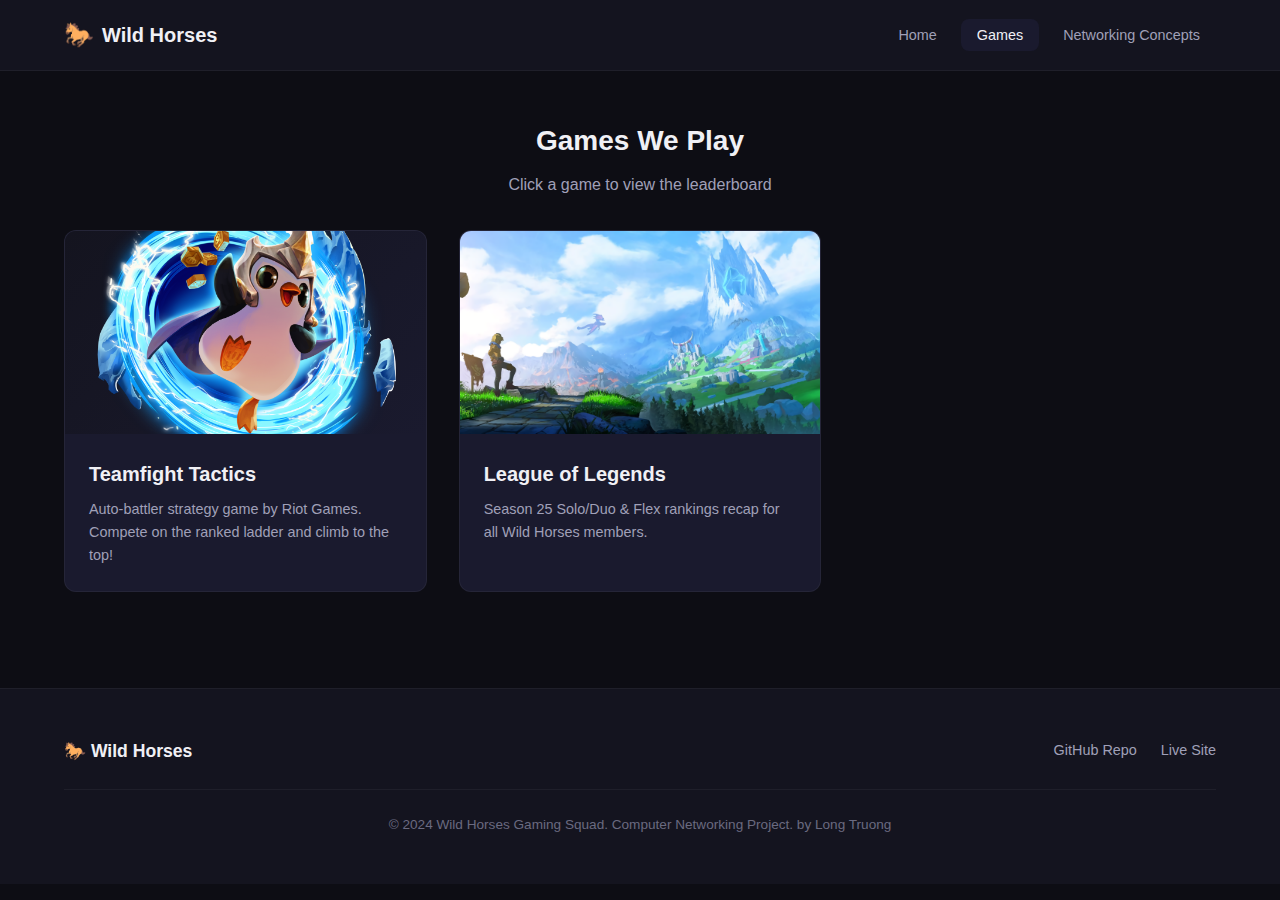
<file: games.html>
<!DOCTYPE html>
<html lang="en">
<head>
  <meta charset="UTF-8">
  <meta name="viewport" content="width=device-width, initial-scale=1.0">
  <meta name="description" content="Wild Horses - Games We Play">
  <title>Games | Wild Horses</title>
  <link rel="stylesheet" href="styles/main.css">
</head>
<body data-page="games">
  <!-- Navigation -->
  <nav class="navbar">
    <div class="container nav-content">
      <a href="index.html" class="nav-logo">
        <span class="logo-icon">🐎</span>
        <span>Wild Horses</span>
      </a>
      <button class="nav-toggle" aria-label="Toggle navigation" onclick="document.querySelector('.nav-links').classList.toggle('active')">☰</button>
      <ul class="nav-links">
        <li><a href="index.html">Home</a></li>
        <li><a href="games.html" class="active">Games</a></li>
        <li><a href="networking.html">Networking Concepts</a></li>
      </ul>
    </div>
  </nav>

  <!-- Page Content -->
  <section class="section">
    <div class="container">
      <div class="section-header">
        <h1 class="section-title">Games We Play</h1>
        <p class="section-subtitle">Click a game to view the leaderboard</p>
      </div>

      <div class="games-grid">
        <!-- TFT Card -->
        <a href="tft.html" class="game-card">
          <div class="game-image">
            <img src="assets/tft.png" alt="Teamfight Tactics">
          </div>
          <div class="game-info">
            <h2 class="game-title">Teamfight Tactics</h2>
            <p class="game-desc">Auto-battler strategy game by Riot Games. Compete on the ranked ladder and climb to the top!</p>
          </div>
        </a>

        <!-- LoL Card -->
        <a href="lol.html" class="game-card">
          <div class="game-image">
            <img src="assets/lol.png" alt="League of Legends">
          </div>
          <div class="game-info">
            <h2 class="game-title">League of Legends</h2>
            <p class="game-desc">Season 25 Solo/Duo & Flex rankings recap for all Wild Horses members.</p>
          </div>
        </a>
      </div>
    </div>
  </section>

  <!-- Footer -->
  <footer class="footer">
    <div class="container">
      <div class="footer-content">
        <div class="footer-brand">🐎 Wild Horses</div>
        <div class="footer-links">
          <a href="#" target="_blank">GitHub Repo</a>
          <a href="#" target="_blank">Live Site</a>
        </div>
      </div>
      <p class="footer-copy">© 2024 Wild Horses Gaming Squad. Computer Networking Project. by Long Truong</p>
    </div>
  </footer>

  <script src="scripts/data.js"></script>
  <script src="scripts/main.js"></script>
</body>
</html>
</file>
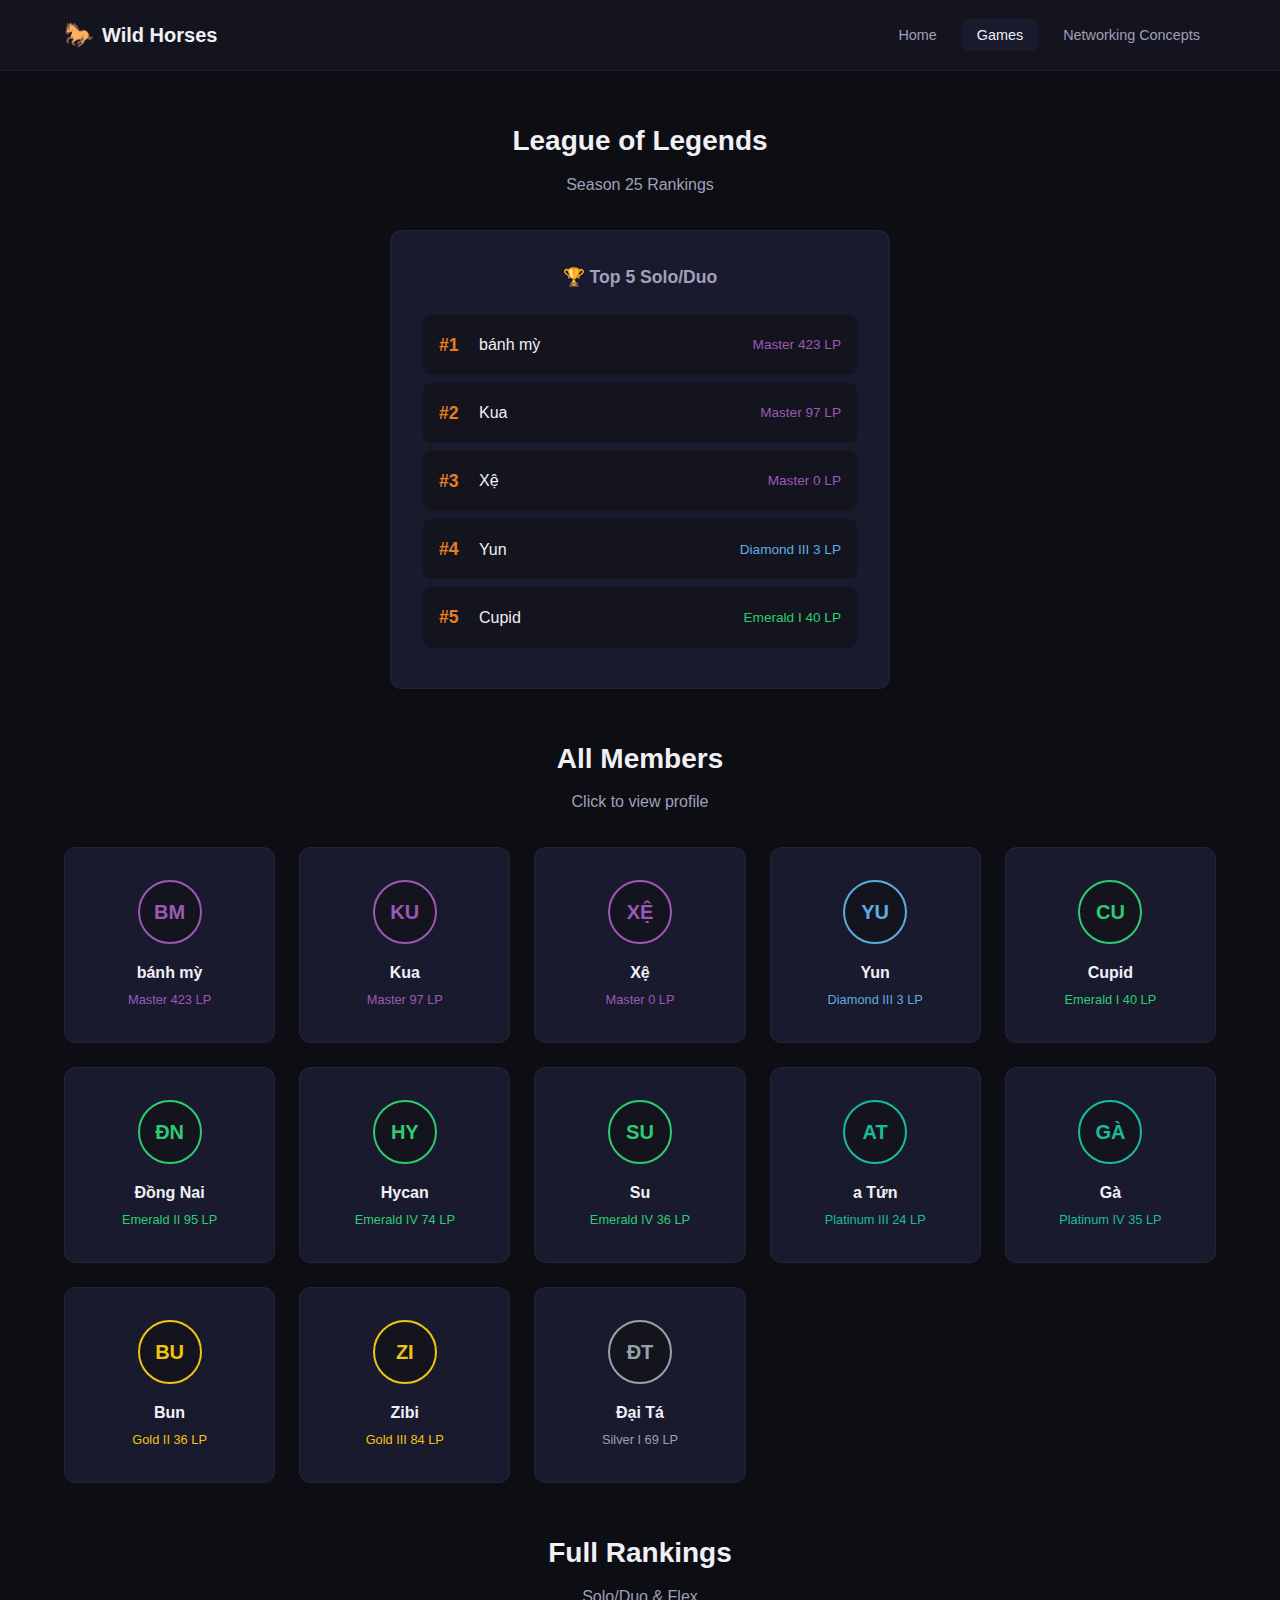
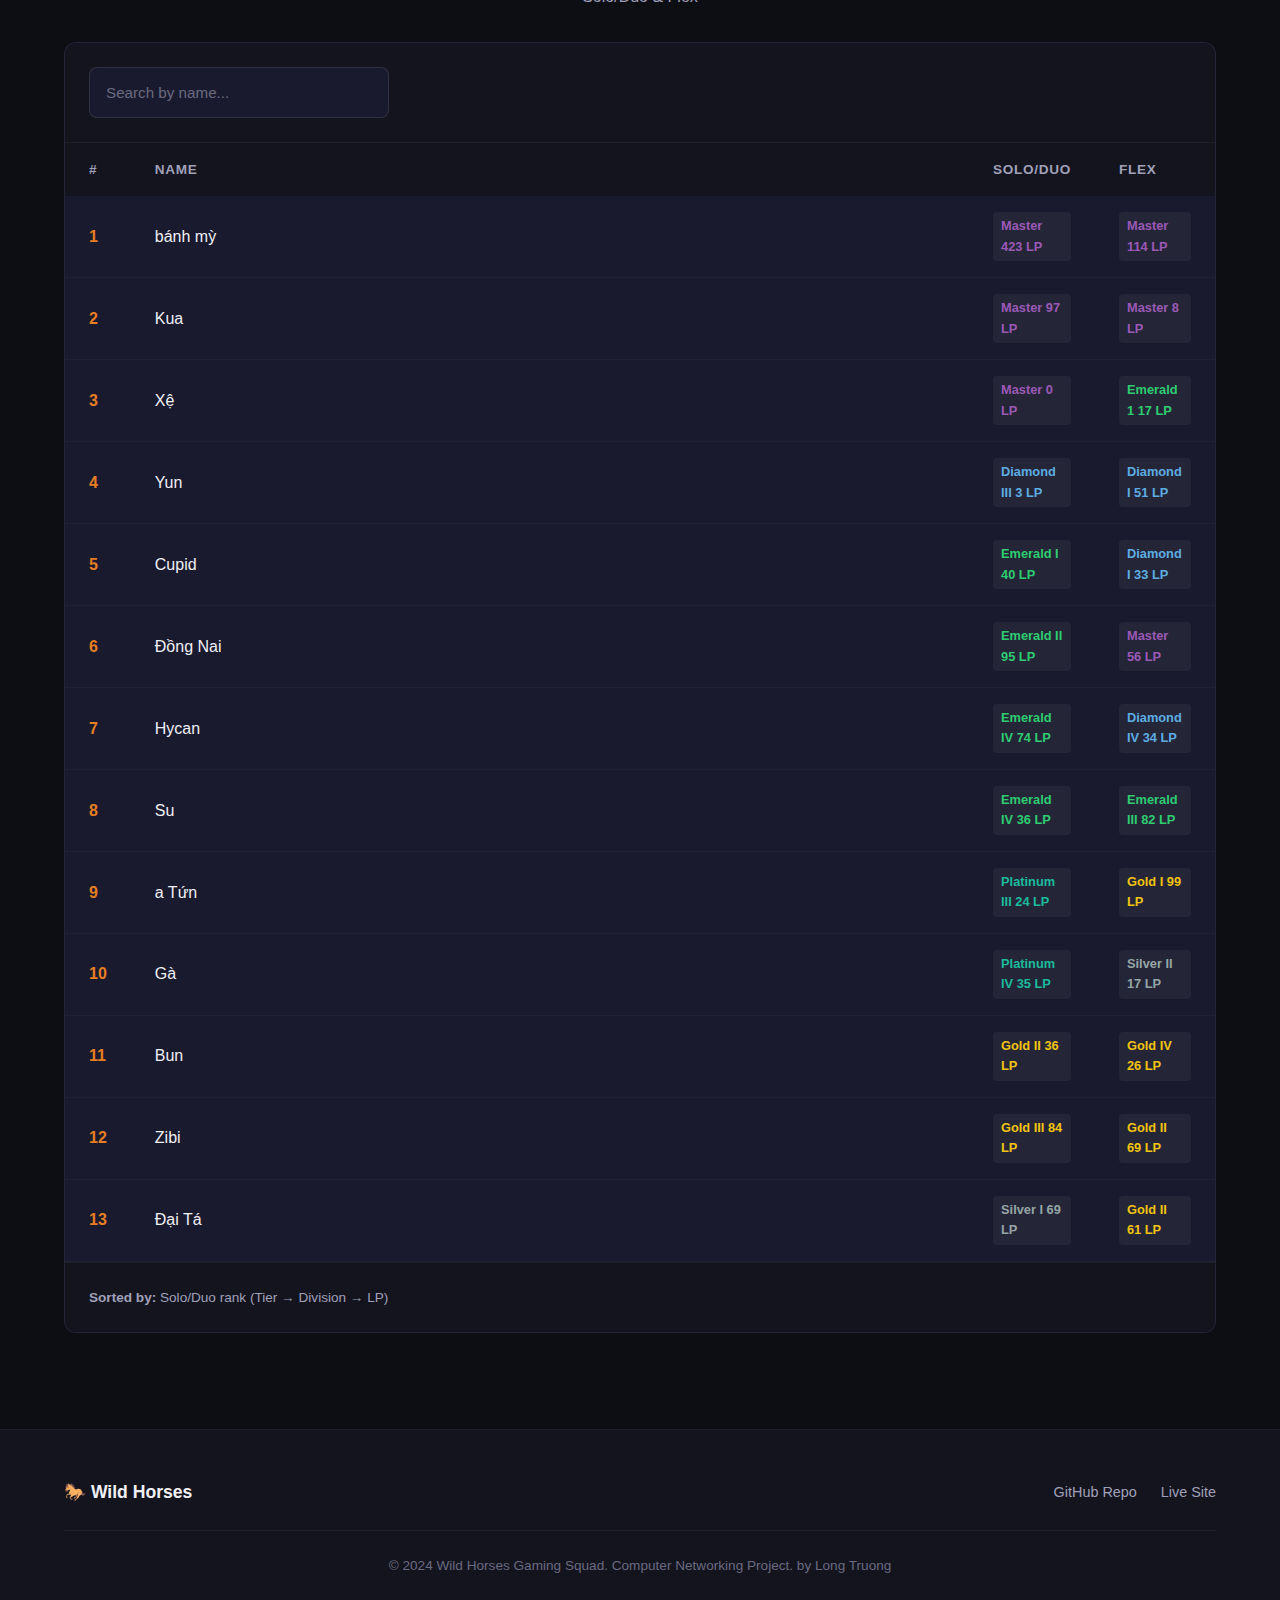
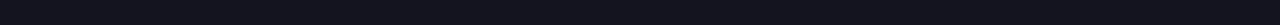
<file: lol.html>
<!DOCTYPE html>
<html lang="en">
<head>
  <meta charset="UTF-8">
  <meta name="viewport" content="width=device-width, initial-scale=1.0">
  <meta name="description" content="Wild Horses - League of Legends Season 25 Rankings">
  <title>LoL Season 25 | Wild Horses</title>
  <link rel="stylesheet" href="styles/main.css">
</head>
<body data-page="lol">
  <!-- Navigation -->
  <nav class="navbar">
    <div class="container nav-content">
      <a href="index.html" class="nav-logo">
        <span class="logo-icon">🐎</span>
        <span>Wild Horses</span>
      </a>
      <button class="nav-toggle" aria-label="Toggle navigation" onclick="document.querySelector('.nav-links').classList.toggle('active')">☰</button>
      <ul class="nav-links">
        <li><a href="index.html">Home</a></li>
        <li><a href="games.html" class="active">Games</a></li>
        <li><a href="networking.html">Networking Concepts</a></li>
      </ul>
    </div>
  </nav>

  <!-- Page Content -->
  <section class="section">
    <div class="container">
      <div class="section-header">
        <h1 class="section-title">League of Legends</h1>
        <p class="section-subtitle">Season 25 Rankings</p>
      </div>

      <!-- Top 5 Snapshot -->
      <div class="top5-card">
        <h3>🏆 Top 5 Solo/Duo</h3>
        <ul class="top5-list" id="top5-lol-list"></ul>
      </div>

      <!-- Members Grid -->
      <div class="section-header" style="margin-top: var(--space-2xl);">
        <h2 class="section-title">All Members</h2>
        <p class="section-subtitle">Click to view profile</p>
      </div>
      <div class="members-grid" id="lol-members-grid"></div>

      <!-- Full Leaderboard Table -->
      <div class="section-header" style="margin-top: var(--space-2xl);">
        <h2 class="section-title">Full Rankings</h2>
        <p class="section-subtitle">Solo/Duo & Flex</p>
      </div>

      <div class="leaderboard-container">
        <div class="leaderboard-header">
          <div class="search-box">
            <input type="text" id="search-input" placeholder="Search by name..." aria-label="Search players">
          </div>
        </div>
        
        <table class="leaderboard-table">
          <thead>
            <tr>
              <th class="col-rank">#</th>
              <th class="col-name">Name</th>
              <th class="col-tier">Solo/Duo</th>
              <th class="col-tier">Flex</th>
            </tr>
          </thead>
          <tbody id="lol-leaderboard-body"></tbody>
        </table>

        <div class="leaderboard-legend">
          <p><strong>Sorted by:</strong> Solo/Duo rank (Tier → Division → LP)</p>
        </div>
      </div>
    </div>
  </section>

  <!-- Footer -->
  <footer class="footer">
    <div class="container">
      <div class="footer-content">
        <div class="footer-brand">🐎 Wild Horses</div>
        <div class="footer-links">
          <a href="#" target="_blank">GitHub Repo</a>
          <a href="#" target="_blank">Live Site</a>
        </div>
      </div>
      <p class="footer-copy">© 2024 Wild Horses Gaming Squad. Computer Networking Project. by Long Truong</p>
    </div>
  </footer>

  <script src="scripts/data.js"></script>
  <script src="scripts/main.js"></script>
</body>
</html>
</file>
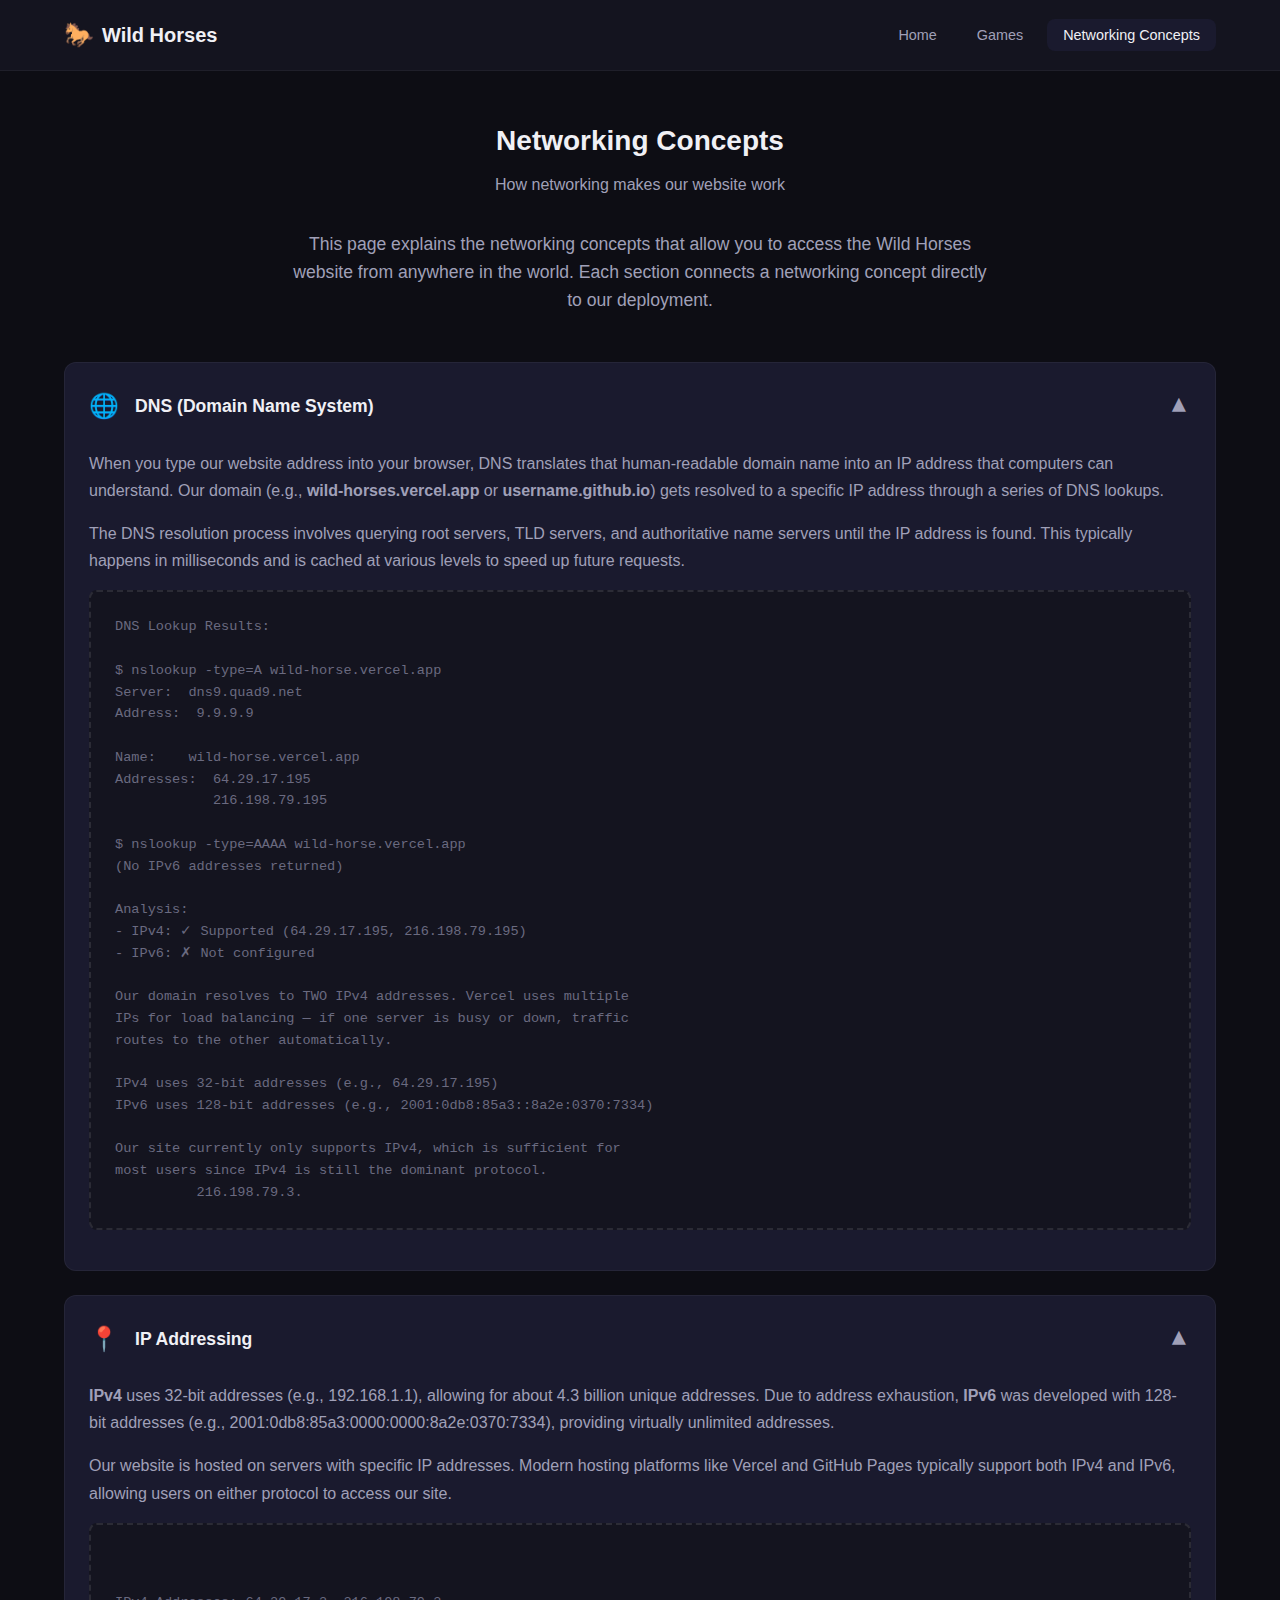
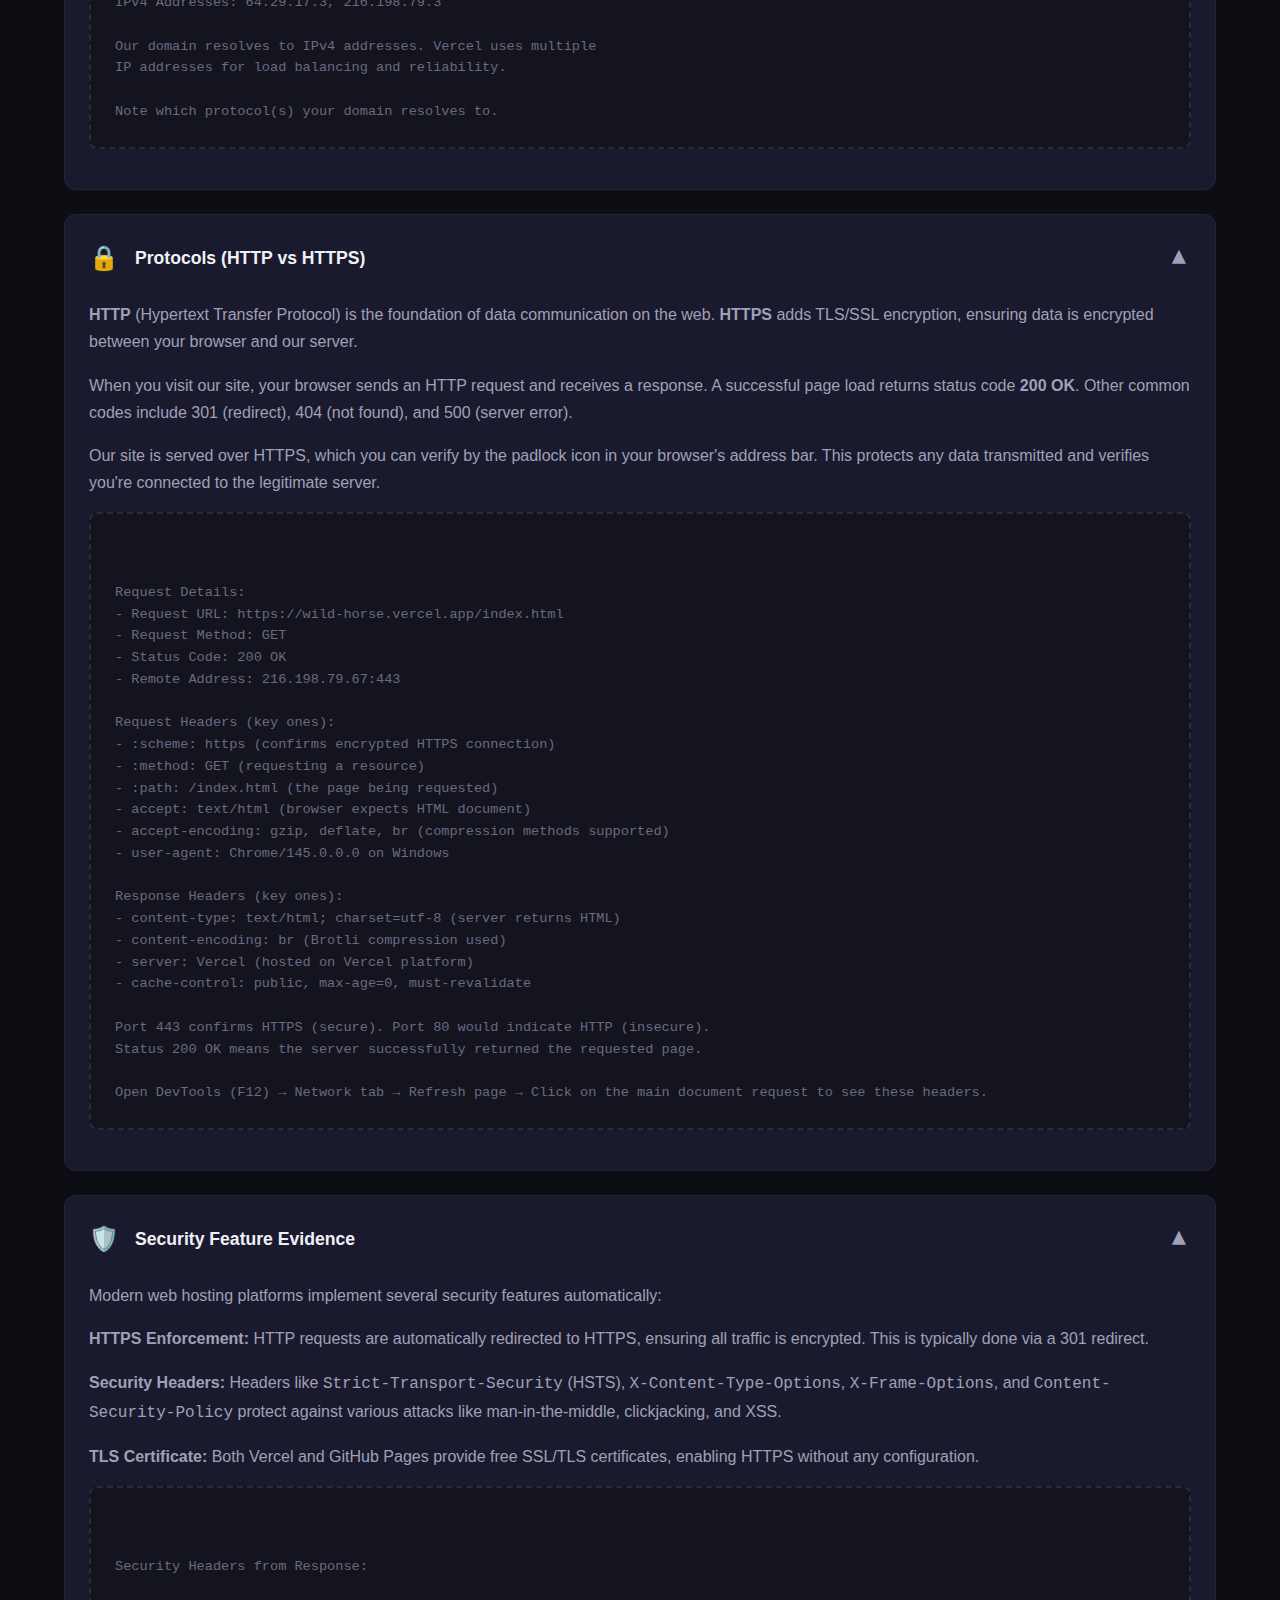
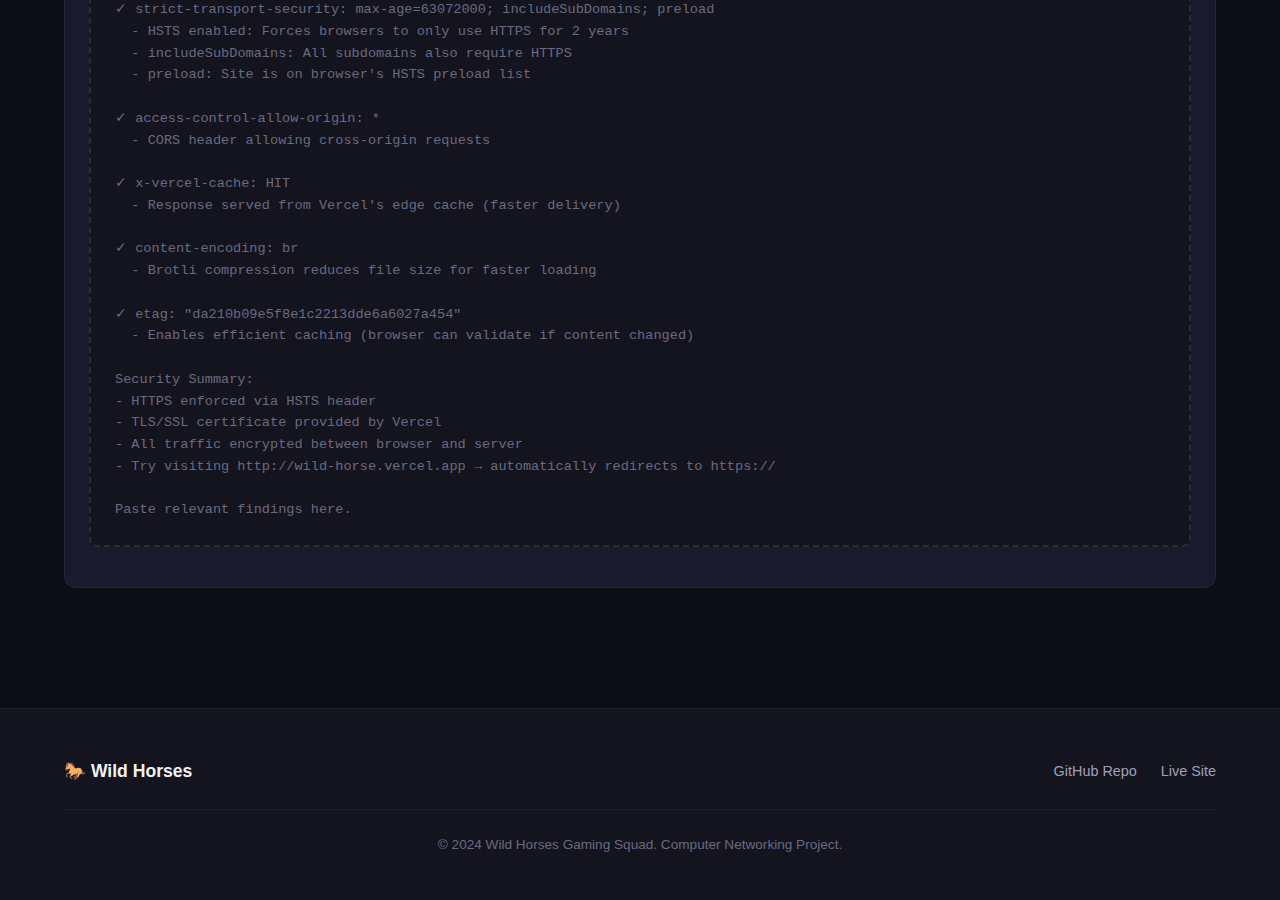
<file: networking.html>
<!DOCTYPE html>
<html lang="en">
<head>
  <meta charset="UTF-8">
  <meta name="viewport" content="width=device-width, initial-scale=1.0">
  <meta name="description" content="Wild Horses - Networking Concepts Explained">
  <title>Networking Concepts | Wild Horses</title>
  <link rel="stylesheet" href="styles/main.css">
</head>
<body data-page="networking">
  <!-- Navigation -->
  <nav class="navbar">
    <div class="container nav-content">
      <a href="index.html" class="nav-logo">
        <span class="logo-icon">🐎</span>
        <span>Wild Horses</span>
      </a>
      <button class="nav-toggle" aria-label="Toggle navigation" onclick="document.querySelector('.nav-links').classList.toggle('active')">☰</button>
      <ul class="nav-links">
        <li><a href="index.html">Home</a></li>
        <li><a href="games.html">Games</a></li>
        <li><a href="networking.html" class="active">Networking Concepts</a></li>
      </ul>
    </div>
  </nav>

  <!-- Page Content -->
  <section class="section">
    <div class="container">
      <div class="section-header">
        <h1 class="section-title">Networking Concepts</h1>
        <p class="section-subtitle">How networking makes our website work</p>
      </div>

      <div class="networking-intro">
        <p>This page explains the networking concepts that allow you to access the Wild Horses website from anywhere in the world. Each section connects a networking concept directly to our deployment.</p>
      </div>

      <!-- DNS Section -->
      <div class="concept-section expanded">
        <div class="concept-header" tabindex="0" role="button" aria-expanded="true">
          <h3><span class="concept-icon">🌐</span> DNS (Domain Name System)</h3>
          <span class="concept-toggle">▼</span>
        </div>
        <div class="concept-content">
          <p>When you type our website address into your browser, DNS translates that human-readable domain name into an IP address that computers can understand. Our domain (e.g., <strong>wild-horses.vercel.app</strong> or <strong>username.github.io</strong>) gets resolved to a specific IP address through a series of DNS lookups.</p>
          
          <p>The DNS resolution process involves querying root servers, TLD servers, and authoritative name servers until the IP address is found. This typically happens in milliseconds and is cached at various levels to speed up future requests.</p>

          <div class="placeholder-box">DNS Lookup Results:

$ nslookup -type=A wild-horse.vercel.app
Server:  dns9.quad9.net
Address:  9.9.9.9

Name:    wild-horse.vercel.app
Addresses:  64.29.17.195
            216.198.79.195

$ nslookup -type=AAAA wild-horse.vercel.app
(No IPv6 addresses returned)

Analysis:
- IPv4: ✓ Supported (64.29.17.195, 216.198.79.195)
- IPv6: ✗ Not configured

Our domain resolves to TWO IPv4 addresses. Vercel uses multiple 
IPs for load balancing — if one server is busy or down, traffic 
routes to the other automatically.

IPv4 uses 32-bit addresses (e.g., 64.29.17.195)
IPv6 uses 128-bit addresses (e.g., 2001:0db8:85a3::8a2e:0370:7334)

Our site currently only supports IPv4, which is sufficient for 
most users since IPv4 is still the dominant protocol.
          216.198.79.3.</div>
        </div>
      </div>

      <!-- IP Addressing Section -->
      <div class="concept-section expanded">
        <div class="concept-header" tabindex="0" role="button" aria-expanded="true">
          <h3><span class="concept-icon">📍</span> IP Addressing</h3>
          <span class="concept-toggle">▼</span>
        </div>
        <div class="concept-content">
          <p><strong>IPv4</strong> uses 32-bit addresses (e.g., 192.168.1.1), allowing for about 4.3 billion unique addresses. Due to address exhaustion, <strong>IPv6</strong> was developed with 128-bit addresses (e.g., 2001:0db8:85a3:0000:0000:8a2e:0370:7334), providing virtually unlimited addresses.</p>
          
          <p>Our website is hosted on servers with specific IP addresses. Modern hosting platforms like Vercel and GitHub Pages typically support both IPv4 and IPv6, allowing users on either protocol to access our site.</p>

          <div class="placeholder-box">

IPv4 Addresses: 64.29.17.3, 216.198.79.3

Our domain resolves to IPv4 addresses. Vercel uses multiple 
IP addresses for load balancing and reliability.

Note which protocol(s) your domain resolves to.</div>
        </div>
      </div>

      <!-- Protocols Section -->
      <div class="concept-section expanded">
        <div class="concept-header" tabindex="0" role="button" aria-expanded="true">
          <h3><span class="concept-icon">🔒</span> Protocols (HTTP vs HTTPS)</h3>
          <span class="concept-toggle">▼</span>
        </div>
        <div class="concept-content">
          <p><strong>HTTP</strong> (Hypertext Transfer Protocol) is the foundation of data communication on the web. <strong>HTTPS</strong> adds TLS/SSL encryption, ensuring data is encrypted between your browser and our server.</p>
          
          <p>When you visit our site, your browser sends an HTTP request and receives a response. A successful page load returns status code <strong>200 OK</strong>. Other common codes include 301 (redirect), 404 (not found), and 500 (server error).</p>

          <p>Our site is served over HTTPS, which you can verify by the padlock icon in your browser's address bar. This protects any data transmitted and verifies you're connected to the legitimate server.</p>

          <div class="placeholder-box">

Request Details:
- Request URL: https://wild-horse.vercel.app/index.html
- Request Method: GET
- Status Code: 200 OK
- Remote Address: 216.198.79.67:443

Request Headers (key ones):
- :scheme: https (confirms encrypted HTTPS connection)
- :method: GET (requesting a resource)
- :path: /index.html (the page being requested)
- accept: text/html (browser expects HTML document)
- accept-encoding: gzip, deflate, br (compression methods supported)
- user-agent: Chrome/145.0.0.0 on Windows

Response Headers (key ones):
- content-type: text/html; charset=utf-8 (server returns HTML)
- content-encoding: br (Brotli compression used)
- server: Vercel (hosted on Vercel platform)
- cache-control: public, max-age=0, must-revalidate

Port 443 confirms HTTPS (secure). Port 80 would indicate HTTP (insecure).
Status 200 OK means the server successfully returned the requested page.

Open DevTools (F12) → Network tab → Refresh page → Click on the main document request to see these headers.</div>
        </div>
      </div>

      <!-- Security Section -->
      <div class="concept-section expanded">
        <div class="concept-header" tabindex="0" role="button" aria-expanded="true">
          <h3><span class="concept-icon">🛡️</span> Security Feature Evidence</h3>
          <span class="concept-toggle">▼</span>
        </div>
        <div class="concept-content">
          <p>Modern web hosting platforms implement several security features automatically:</p>
          
          <p><strong>HTTPS Enforcement:</strong> HTTP requests are automatically redirected to HTTPS, ensuring all traffic is encrypted. This is typically done via a 301 redirect.</p>
          
          <p><strong>Security Headers:</strong> Headers like <code>Strict-Transport-Security</code> (HSTS), <code>X-Content-Type-Options</code>, <code>X-Frame-Options</code>, and <code>Content-Security-Policy</code> protect against various attacks like man-in-the-middle, clickjacking, and XSS.</p>
          
          <p><strong>TLS Certificate:</strong> Both Vercel and GitHub Pages provide free SSL/TLS certificates, enabling HTTPS without any configuration.</p>

          <div class="placeholder-box">

Security Headers from Response:

✓ strict-transport-security: max-age=63072000; includeSubDomains; preload
  - HSTS enabled: Forces browsers to only use HTTPS for 2 years
  - includeSubDomains: All subdomains also require HTTPS
  - preload: Site is on browser's HSTS preload list

✓ access-control-allow-origin: *
  - CORS header allowing cross-origin requests

✓ x-vercel-cache: HIT
  - Response served from Vercel's edge cache (faster delivery)

✓ content-encoding: br
  - Brotli compression reduces file size for faster loading

✓ etag: "da210b09e5f8e1c2213dde6a6027a454"
  - Enables efficient caching (browser can validate if content changed)

Security Summary:
- HTTPS enforced via HSTS header
- TLS/SSL certificate provided by Vercel
- All traffic encrypted between browser and server
- Try visiting http://wild-horse.vercel.app → automatically redirects to https://

Paste relevant findings here.</div>
        </div>
      </div>

    </div>
  </section>

  <!-- Footer -->
  <footer class="footer">
    <div class="container">
      <div class="footer-content">
        <div class="footer-brand">🐎 Wild Horses</div>
        <div class="footer-links">
          <a href="#" target="_blank">GitHub Repo</a>
          <a href="#" target="_blank">Live Site</a>
        </div>
      </div>
      <p class="footer-copy">© 2024 Wild Horses Gaming Squad. Computer Networking Project.</p>
    </div>
  </footer>

  <script src="scripts/data.js"></script>
  <script src="scripts/main.js"></script>
</body>
</html>
</file>
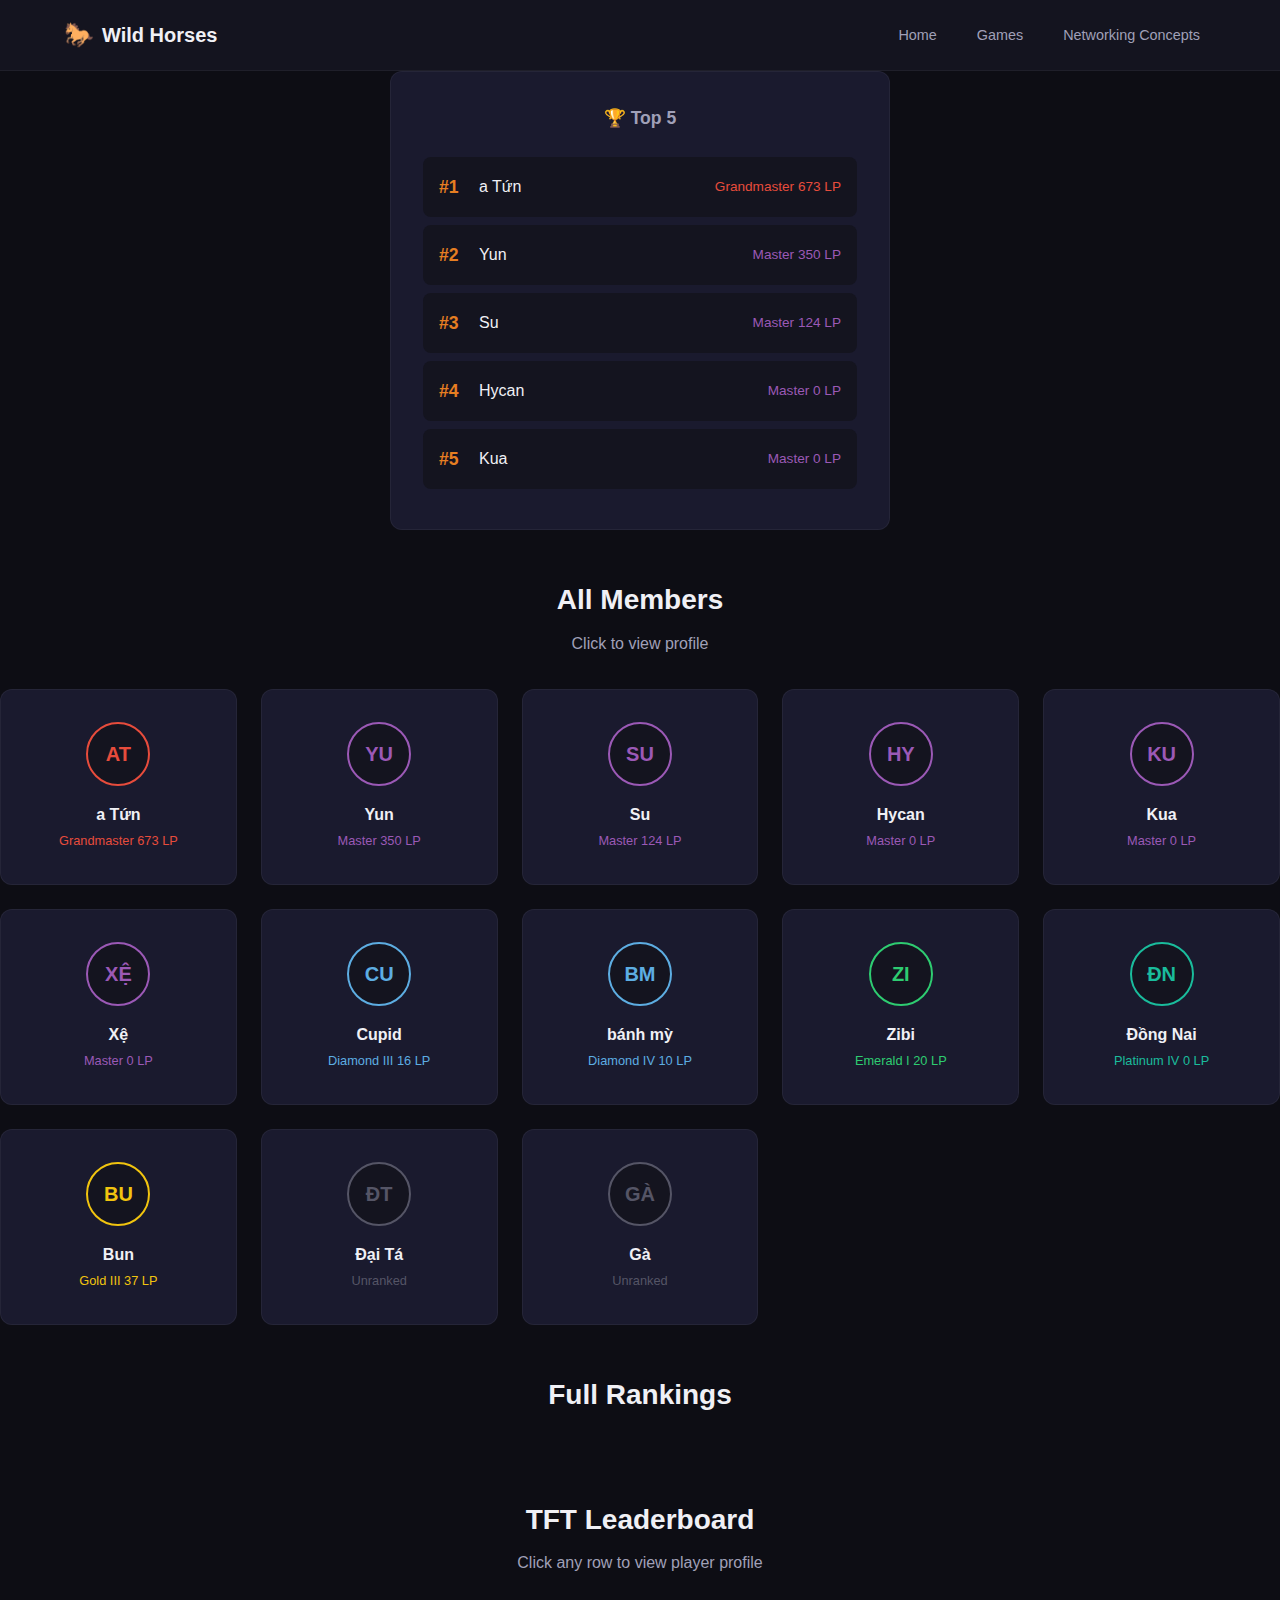
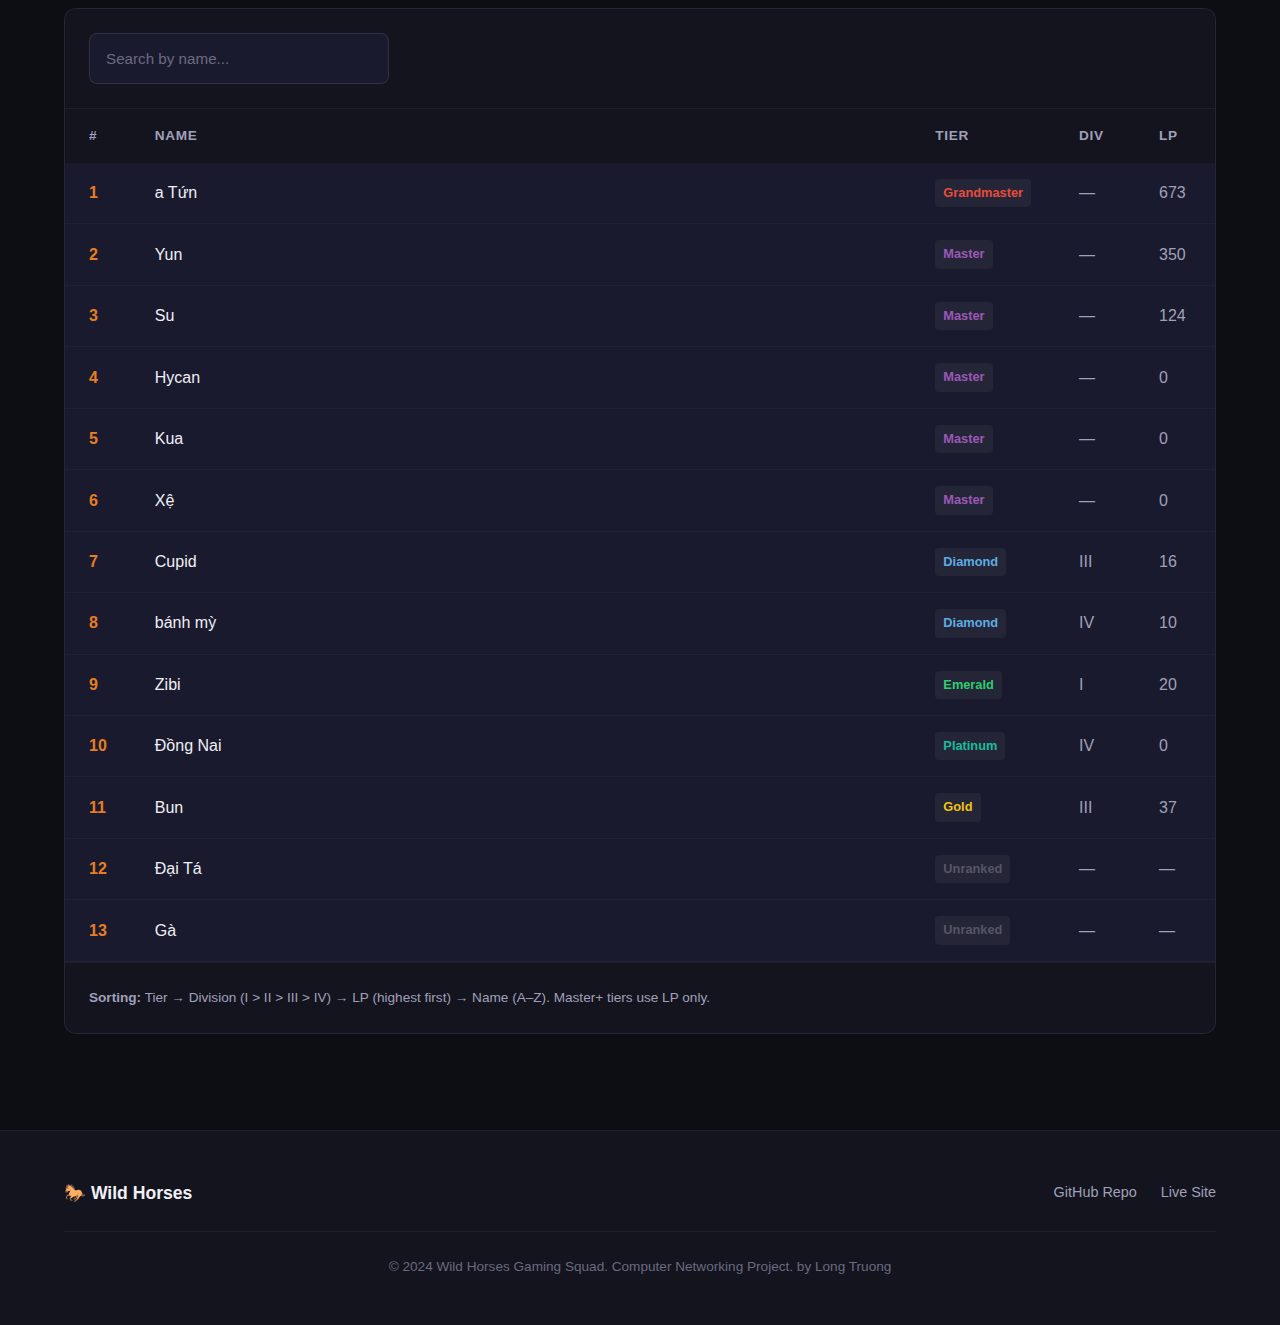
<file: tft.html>
<!DOCTYPE html>
<html lang="en">
<head>
  <meta charset="UTF-8">
  <meta name="viewport" content="width=device-width, initial-scale=1.0">
  <meta name="description" content="Wild Horses - TFT Leaderboard Rankings">
  <title>TFT Leaderboard | Wild Horses</title>
  <link rel="stylesheet" href="styles/main.css">
</head>
<body data-page="tft">
  <div class="particles-bg particles-tft">
    <div class="particle"></div>
    <div class="particle"></div>
    <div class="particle"></div>
    <div class="particle"></div>
    <div class="particle"></div>
    <div class="particle"></div>
    <div class="particle"></div>
    <div class="particle"></div>
    <div class="particle"></div>
    <div class="particle"></div>
  </div>
  <!-- Navigation -->
  <nav class="navbar">
    <div class="container nav-content">
      <a href="index.html" class="nav-logo">
        <span class="logo-icon">🐎</span>
        <span>Wild Horses</span>
      </a>
      <button class="nav-toggle" aria-label="Toggle navigation" onclick="document.querySelector('.nav-links').classList.toggle('active')">☰</button>
      <ul class="nav-links">
        <li><a href="index.html">Home</a></li>
        <li><a href="games.html">Games</a></li>
        <li><a href="networking.html">Networking Concepts</a></li>
      </ul>
    </div>
  </nav>

<!-- Top 5 Snapshot -->
      <div class="top5-card">
        <h3>🏆 Top 5</h3>
        <ul class="top5-list" id="top5-list"></ul>
      </div>

      <!-- Members Grid -->
      <div class="section-header" style="margin-top: var(--space-2xl);">
        <h2 class="section-title">All Members</h2>
        <p class="section-subtitle">Click to view profile</p>
      </div>
      <div class="members-grid" id="members-grid"></div>

      <!-- Full Rankings Table -->
      <div class="section-header" style="margin-top: var(--space-2xl);">
        <h2 class="section-title">Full Rankings</h2>
      </div>

  <!-- Page Content -->
  <section class="section">
    <div class="container">
      <div class="section-header">
        <h1 class="section-title">TFT Leaderboard</h1>
        <p class="section-subtitle">Click any row to view player profile</p>
      </div>

      <div class="leaderboard-container">
        <div class="leaderboard-header">
          <div class="search-box">
            <input type="text" id="search-input" placeholder="Search by name..." aria-label="Search players">
          </div>
        </div>
        
        <table class="leaderboard-table">
          <thead>
            <tr>
              <th class="col-rank">#</th>
              <th class="col-name">Name</th>
              <th class="col-tier">Tier</th>
              <th class="col-division">Div</th>
              <th class="col-lp">LP</th>
            </tr>
          </thead>
          <tbody id="leaderboard-body">
            <!-- Populated by JavaScript -->
          </tbody>
        </table>

        <div class="leaderboard-legend">
          <p><strong>Sorting:</strong> Tier → Division (I > II > III > IV) → LP (highest first) → Name (A–Z). Master+ tiers use LP only.</p>
        </div>
      </div>
    </div>
  </section>

  <!-- Footer -->
  <footer class="footer">
    <div class="container">
      <div class="footer-content">
        <div class="footer-brand">🐎 Wild Horses</div>
        <div class="footer-links">
          <a href="#" target="_blank">GitHub Repo</a>
          <a href="#" target="_blank">Live Site</a>
        </div>
      </div>
      <p class="footer-copy">© 2024 Wild Horses Gaming Squad. Computer Networking Project. by Long Truong</p>
    </div>
  </footer>

  <script src="scripts/data.js"></script>
  <script src="scripts/main.js"></script>
</body>
</html>
</file>
<file: styles/main.css>
/* Wild Horses - Main Stylesheet
   Dark modern esports theme */

/* ============================================
   CSS VARIABLES / THEME
   ============================================ */
:root {
  /* Base colors */
  --bg-primary: #0d0d14;
  --bg-secondary: #14141f;
  --bg-card: #1a1a2e;
  --bg-card-hover: #252542;
  
  /* Text colors */
  --text-primary: #f0f0f5;
  --text-secondary: #a0a0b8;
  --text-muted: #6a6a80;
  
  /* Accent colors */
  --accent-primary: #e67e22;
  --accent-secondary: #f39c12;
  --accent-glow: rgba(230, 126, 34, 0.3);
  
  /* Tier colors (accessible contrast) */
  --tier-challenger: #f5a623;
  --tier-grandmaster: #e74c3c;
  --tier-master: #9b59b6;
  --tier-diamond: #5dade2;
  --tier-emerald: #2ecc71;
  --tier-platinum: #1abc9c;
  --tier-gold: #f1c40f;
  --tier-silver: #95a5a6;
  --tier-bronze: #cd6133;
  --tier-iron: #7f8c8d;
  --tier-unranked: #555566;
  
  /* Spacing */
  --space-xs: 0.25rem;
  --space-sm: 0.5rem;
  --space-md: 1rem;
  --space-lg: 1.5rem;
  --space-xl: 2rem;
  --space-2xl: 3rem;
  
  /* Border radius */
  --radius-sm: 4px;
  --radius-md: 8px;
  --radius-lg: 12px;
  
  /* Transitions */
  --transition-fast: 150ms ease;
  --transition-normal: 250ms ease;
  
  /* Font stack */
  --font-sans: -apple-system, BlinkMacSystemFont, 'Segoe UI', Roboto, Oxygen, Ubuntu, Cantarell, sans-serif;
  --font-mono: 'SF Mono', SFMono-Regular, Consolas, 'Liberation Mono', Menlo, monospace;
}

/* ============================================
   RESET & BASE
   ============================================ */
*, *::before, *::after {
  box-sizing: border-box;
  margin: 0;
  padding: 0;
}

html {
  font-size: 16px;
  scroll-behavior: smooth;
}

body {
  font-family: var(--font-sans);
  background: var(--bg-primary);
  color: var(--text-primary);
  line-height: 1.6;
  min-height: 100vh;
}

a {
  color: var(--accent-primary);
  text-decoration: none;
  transition: color var(--transition-fast);
}

a:hover {
  color: var(--accent-secondary);
}

/* Focus styles for accessibility */
:focus-visible {
  outline: 2px solid var(--accent-primary);
  outline-offset: 2px;
}

img {
  max-width: 100%;
  height: auto;
  display: block;
}

button {
  font-family: inherit;
  cursor: pointer;
  border: none;
  background: none;
}

/* ============================================
   LAYOUT
   ============================================ */
.container {
  width: 100%;
  max-width: 1200px;
  margin: 0 auto;
  padding: 0 var(--space-lg);
}

.hidden {
  display: none !important;
}

/* ============================================
   NAVBAR
   ============================================ */
.navbar {
  background: var(--bg-secondary);
  border-bottom: 1px solid rgba(255, 255, 255, 0.05);
  padding: var(--space-md) 0;
  position: sticky;
  top: 0;
  z-index: 100;
  backdrop-filter: blur(10px);
}

.nav-content {
  display: flex;
  align-items: center;
  justify-content: space-between;
  gap: var(--space-lg);
}

.nav-logo {
  font-size: 1.25rem;
  font-weight: 700;
  color: var(--text-primary);
  display: flex;
  align-items: center;
  gap: var(--space-sm);
}

.nav-logo .logo-icon {
  font-size: 1.5rem;
}

.nav-links {
  display: flex;
  list-style: none;
  gap: var(--space-sm);
}

.nav-links a {
  color: var(--text-secondary);
  padding: var(--space-sm) var(--space-md);
  border-radius: var(--radius-md);
  transition: all var(--transition-fast);
  font-size: 0.9rem;
  font-weight: 500;
}

.nav-links a:hover,
.nav-links a.active {
  color: var(--text-primary);
  background: var(--bg-card);
}

/* Mobile nav toggle */
.nav-toggle {
  display: none;
  color: var(--text-primary);
  font-size: 1.5rem;
  padding: var(--space-sm);
}

@media (max-width: 768px) {
  .nav-toggle {
    display: block;
  }
  
  .nav-links {
    display: none;
    position: absolute;
    top: 100%;
    left: 0;
    right: 0;
    background: var(--bg-secondary);
    flex-direction: column;
    padding: var(--space-md);
    border-bottom: 1px solid rgba(255, 255, 255, 0.05);
  }
  
  .nav-links.active {
    display: flex;
  }
  
  .nav-links a {
    padding: var(--space-md);
  }
}

/* ============================================
   HERO SECTION
   ============================================ */
.hero {
  position: relative;
  min-height: 60vh;
  display: flex;
  align-items: center;
  justify-content: center;
  text-align: center;
  overflow: hidden;
}

.hero-bg {
  position: absolute;
  inset: 0;
  z-index: 0;
}

.hero-bg img {
  width: 100%;
  height: 100%;
  object-fit: cover;
  opacity: 0.4;
}

.hero-overlay {
  position: absolute;
  inset: 0;
  background: linear-gradient(
    to bottom,
    rgba(13, 13, 20, 0.3) 0%,
    rgba(13, 13, 20, 0.7) 50%,
    rgba(13, 13, 20, 0.95) 100%
  );
}

.hero-content {
  position: relative;
  z-index: 1;
  padding: var(--space-2xl);
}

.hero-title {
  font-size: clamp(2.5rem, 8vw, 4.5rem);
  font-weight: 800;
  letter-spacing: -0.02em;
  margin-bottom: var(--space-md);
  background: linear-gradient(135deg, var(--text-primary) 0%, var(--accent-primary) 100%);
  -webkit-background-clip: text;
  -webkit-text-fill-color: transparent;
  background-clip: text;
}

.hero-tagline {
  font-size: 1.25rem;
  color: var(--text-secondary);
  margin-bottom: var(--space-xl);
}

.hero-actions {
  display: flex;
  flex-wrap: wrap;
  gap: var(--space-md);
  justify-content: center;
}

/* ============================================
   BUTTONS
   ============================================ */
.btn {
  display: inline-flex;
  align-items: center;
  gap: var(--space-sm);
  padding: var(--space-md) var(--space-xl);
  border-radius: var(--radius-md);
  font-weight: 600;
  font-size: 0.95rem;
  transition: all var(--transition-normal);
}

.btn-primary {
  background: var(--accent-primary);
  color: #fff;
}

.btn-primary:hover {
  background: var(--accent-secondary);
  color: #fff;
  transform: translateY(-2px);
  box-shadow: 0 4px 20px var(--accent-glow);
}

.btn-secondary {
  background: var(--bg-card);
  color: var(--text-primary);
  border: 1px solid rgba(255, 255, 255, 0.1);
}

.btn-secondary:hover {
  background: var(--bg-card-hover);
  color: var(--text-primary);
  transform: translateY(-2px);
}

/* ============================================
   SECTIONS
   ============================================ */
.section {
  padding: var(--space-2xl) 0;
}

.section-header {
  text-align: center;
  margin-bottom: var(--space-xl);
}

.section-title {
  font-size: 1.75rem;
  font-weight: 700;
  margin-bottom: var(--space-sm);
}

.section-subtitle {
  color: var(--text-secondary);
}

/* ============================================
   TOP 5 SNAPSHOT
   ============================================ */
.top5-card {
  background: var(--bg-card);
  border-radius: var(--radius-lg);
  padding: var(--space-xl);
  max-width: 500px;
  margin: 0 auto var(--space-2xl);
  border: 1px solid rgba(255, 255, 255, 0.05);
}

.top5-card h3 {
  font-size: 1.1rem;
  color: var(--text-secondary);
  margin-bottom: var(--space-lg);
  text-align: center;
}

.top5-list {
  list-style: none;
}

.top5-item {
  display: flex;
  align-items: center;
  padding: var(--space-md);
  border-radius: var(--radius-md);
  margin-bottom: var(--space-sm);
  background: var(--bg-secondary);
}

.top5-rank {
  font-weight: 700;
  font-size: 1.1rem;
  width: 2.5rem;
  color: var(--accent-primary);
}

.top5-name {
  flex: 1;
  font-weight: 500;
}

.top5-tier {
  font-size: 0.85rem;
  font-weight: 500;
}

/* ============================================
   PHOTO GALLERY
   ============================================ */
.photo-gallery {
  display: grid;
  grid-template-columns: repeat(3, 1fr);
  gap: var(--space-md);
}

.gallery-item {
  position: relative;
  border-radius: var(--radius-lg);
  overflow: hidden;
  aspect-ratio: 4/3;
  background: var(--bg-card);
  cursor: pointer;
  transition: transform var(--transition-normal);
}

.gallery-item:hover {
  transform: scale(1.02);
}

.gallery-item img {
  width: 100%;
  height: 100%;
  object-fit: cover;
}

.gallery-item-large {
  grid-column: span 2;
  grid-row: span 2;
}

.gallery-caption {
  position: absolute;
  bottom: 0;
  left: 0;
  right: 0;
  padding: var(--space-md);
  background: linear-gradient(to top, rgba(0,0,0,0.8) 0%, transparent 100%);
  color: var(--text-primary);
  font-size: 0.9rem;
  font-weight: 500;
  opacity: 0;
  transition: opacity var(--transition-normal);
}

.gallery-item:hover .gallery-caption {
  opacity: 1;
}

.gallery-item.placeholder img {
  opacity: 0;
}

.gallery-item.placeholder {
  border: 2px dashed rgba(255, 255, 255, 0.1);
  display: flex;
  align-items: center;
  justify-content: center;
}

.gallery-placeholder-text {
  display: none;
  color: var(--text-muted);
  font-size: 0.85rem;
}

.gallery-item.placeholder .gallery-placeholder-text {
  display: block;
}

.gallery-item.placeholder .gallery-caption {
  display: none;
}

@media (max-width: 768px) {
  .photo-gallery {
    grid-template-columns: repeat(2, 1fr);
  }
  .gallery-item-large {
    grid-column: span 2;
    grid-row: span 1;
  }
}

@media (max-width: 480px) {
  .photo-gallery {
    grid-template-columns: 1fr;
  }
  .gallery-item-large {
    grid-column: span 1;
  }
}

/* ============================================
   MEMBERS GRID
   ============================================ */
.members-grid {
  display: grid;
  grid-template-columns: repeat(auto-fill, minmax(200px, 1fr));
  gap: var(--space-lg);
}

.member-card {
  display: flex;
  flex-direction: column;
  align-items: center;
  padding: var(--space-xl);
  background: var(--bg-card);
  border-radius: var(--radius-lg);
  text-align: center;
  transition: all var(--transition-normal);
  border: 1px solid rgba(255, 255, 255, 0.05);
  cursor: pointer;
  text-decoration: none;
}

.member-card:hover {
  background: var(--bg-card-hover);
  transform: translateY(-4px);
  box-shadow: 0 8px 30px rgba(0, 0, 0, 0.3);
}

.member-avatar {
  width: 64px;
  height: 64px;
  border-radius: 50%;
  display: flex;
  align-items: center;
  justify-content: center;
  font-weight: 700;
  font-size: 1.25rem;
  margin-bottom: var(--space-md);
  background: var(--bg-secondary);
  border: 2px solid currentColor;
}

.member-info {
  display: flex;
  flex-direction: column;
  gap: var(--space-xs);
}

.member-name {
  font-weight: 600;
  color: var(--text-primary);
}

.member-rank {
  font-size: 0.8rem;
  font-weight: 500;
}

/* ============================================
   GAMES PAGE
   ============================================ */
.games-grid {
  display: grid;
  grid-template-columns: repeat(auto-fill, minmax(280px, 1fr));
  gap: var(--space-xl);
}

.game-card {
  background: var(--bg-card);
  border-radius: var(--radius-lg);
  overflow: hidden;
  transition: all var(--transition-normal);
  border: 1px solid rgba(255, 255, 255, 0.05);
  display: block;
  text-decoration: none;
}

.game-card:hover {
  transform: translateY(-4px);
  box-shadow: 0 8px 30px rgba(0, 0, 0, 0.3);
}

.game-image {
  aspect-ratio: 16/9;
  background: linear-gradient(135deg, var(--bg-secondary) 0%, var(--bg-card) 100%);
  display: flex;
  align-items: center;
  justify-content: center;
  font-size: 3rem;
  overflow: hidden;
}

.game-image img {
  width: 100%;
  height: 100%;
  object-fit: cover;
}

.game-info {
  padding: var(--space-lg);
}

.game-title {
  font-size: 1.25rem;
  font-weight: 700;
  color: var(--text-primary);
  margin-bottom: var(--space-sm);
}

.game-desc {
  color: var(--text-secondary);
  font-size: 0.9rem;
}

/* ============================================
   LEADERBOARD TABLE
   ============================================ */
.leaderboard-container {
  background: var(--bg-card);
  border-radius: var(--radius-lg);
  overflow: hidden;
  border: 1px solid rgba(255, 255, 255, 0.05);
}

.leaderboard-header {
  padding: var(--space-lg);
  background: var(--bg-secondary);
  border-bottom: 1px solid rgba(255, 255, 255, 0.05);
}

.search-box {
  display: flex;
  gap: var(--space-md);
  align-items: center;
}

.search-box input {
  flex: 1;
  max-width: 300px;
  padding: var(--space-md);
  background: var(--bg-card);
  border: 1px solid rgba(255, 255, 255, 0.1);
  border-radius: var(--radius-md);
  color: var(--text-primary);
  font-size: 0.95rem;
}

.search-box input::placeholder {
  color: var(--text-muted);
}

.search-box input:focus {
  border-color: var(--accent-primary);
}

.leaderboard-table {
  width: 100%;
  border-collapse: collapse;
}

.leaderboard-table th {
  text-align: left;
  padding: var(--space-md) var(--space-lg);
  background: var(--bg-secondary);
  color: var(--text-secondary);
  font-weight: 600;
  font-size: 0.85rem;
  text-transform: uppercase;
  letter-spacing: 0.05em;
}

.leaderboard-row {
  transition: background var(--transition-fast);
  cursor: pointer;
}

.leaderboard-row:hover {
  background: var(--bg-card-hover);
}

.leaderboard-row td {
  padding: var(--space-md) var(--space-lg);
  border-bottom: 1px solid rgba(255, 255, 255, 0.03);
}

.col-rank {
  width: 60px;
  font-weight: 700;
  color: var(--accent-primary);
}

.col-name {
  font-weight: 500;
}

.col-tier {
  width: 120px;
}

.col-division,
.col-lp {
  width: 80px;
  color: var(--text-secondary);
}

.tier-badge {
  display: inline-block;
  padding: var(--space-xs) var(--space-sm);
  border-radius: var(--radius-sm);
  font-size: 0.8rem;
  font-weight: 600;
  background: rgba(255, 255, 255, 0.05);
}

/* Legend */
.leaderboard-legend {
  padding: var(--space-lg);
  background: var(--bg-secondary);
  border-top: 1px solid rgba(255, 255, 255, 0.05);
}

.leaderboard-legend p {
  color: var(--text-secondary);
  font-size: 0.85rem;
}

/* ============================================
   MEMBER PROFILE PAGE
   ============================================ */
.profile-container {
  max-width: 800px;
  margin: 0 auto;
}

.profile-header {
  display: flex;
  align-items: center;
  gap: var(--space-xl);
  margin-bottom: var(--space-2xl);
  padding: var(--space-xl);
  background: var(--bg-card);
  border-radius: var(--radius-lg);
  border: 1px solid rgba(255, 255, 255, 0.05);
}

.profile-avatar {
  width: 100px;
  height: 100px;
  border-radius: 50%;
  display: flex;
  align-items: center;
  justify-content: center;
  font-weight: 700;
  font-size: 2rem;
  background: var(--bg-secondary);
  border: 3px solid currentColor;
  flex-shrink: 0;
}

.profile-info {
  flex: 1;
}

.profile-name {
  font-size: 2rem;
  font-weight: 700;
  margin-bottom: var(--space-sm);
}

.profile-rank {
  font-size: 1.1rem;
  font-weight: 500;
}

.stats-section {
  margin-bottom: var(--space-2xl);
}

.stats-section h3 {
  margin-bottom: var(--space-lg);
  color: var(--text-secondary);
}

.stats-screenshot {
  background: var(--bg-card);
  border-radius: var(--radius-lg);
  padding: var(--space-lg);
  border: 1px solid rgba(255, 255, 255, 0.05);
  cursor: pointer;
  transition: all var(--transition-normal);
}

/* ============================================
   LOL SCREENSHOTS GRID
   ============================================ */
.lol-screenshots {
  display: grid;
  grid-template-columns: repeat(3, 1fr);
  gap: var(--space-md);
}

@media (max-width: 768px) {
  .lol-screenshots {
    grid-template-columns: 1fr;
  }
}

.stats-screenshot:hover {
  border-color: var(--accent-primary);
}

.stats-screenshot img {
  width: 100%;
  border-radius: var(--radius-md);
}

.stats-hint {
  text-align: center;
  margin-top: var(--space-md);
  color: var(--text-muted);
  font-size: 0.85rem;
}

.stats-note {
  text-align: center;
  margin-top: var(--space-md);
  padding: var(--space-md);
  background: rgba(230, 126, 34, 0.1);
  border-radius: var(--radius-md);
  color: var(--accent-primary);
  font-size: 0.9rem;
}

.profile-actions {
  display: flex;
  gap: var(--space-md);
  flex-wrap: wrap;
}

/* Not Found State */
.not-found {
  text-align: center;
  padding: var(--space-2xl);
}

.not-found h2 {
  font-size: 2rem;
  margin-bottom: var(--space-md);
}

.not-found p {
  color: var(--text-secondary);
  margin-bottom: var(--space-xl);
}

/* ============================================
   NETWORKING PAGE
   ============================================ */
.networking-intro {
  text-align: center;
  max-width: 700px;
  margin: 0 auto var(--space-2xl);
}

.networking-intro p {
  color: var(--text-secondary);
  font-size: 1.1rem;
}

.concept-section {
  background: var(--bg-card);
  border-radius: var(--radius-lg);
  margin-bottom: var(--space-lg);
  border: 1px solid rgba(255, 255, 255, 0.05);
  overflow: hidden;
}

.concept-header {
  display: flex;
  align-items: center;
  justify-content: space-between;
  padding: var(--space-lg);
  cursor: pointer;
  transition: background var(--transition-fast);
}

.concept-header:hover {
  background: var(--bg-card-hover);
}

.concept-header h3 {
  font-size: 1.1rem;
  display: flex;
  align-items: center;
  gap: var(--space-md);
}

.concept-icon {
  font-size: 1.5rem;
}

.concept-toggle {
  color: var(--text-secondary);
  font-size: 1.5rem;
  transition: transform var(--transition-normal);
}

.concept-section.expanded .concept-toggle {
  transform: rotate(180deg);
}

.concept-content {
  display: none;
  padding: 0 var(--space-lg) var(--space-lg);
}

.concept-section.expanded .concept-content {
  display: block;
}

.concept-content p {
  color: var(--text-secondary);
  margin-bottom: var(--space-md);
  line-height: 1.7;
}

.placeholder-box {
  background: var(--bg-secondary);
  border: 2px dashed rgba(255, 255, 255, 0.1);
  border-radius: var(--radius-md);
  padding: var(--space-lg);
  margin: var(--space-md) 0;
  font-family: var(--font-mono);
  font-size: 0.85rem;
  color: var(--text-muted);
  white-space: pre-wrap;
}

/* ============================================
   MODAL / LIGHTBOX
   ============================================ */
.modal {
  display: none;
  position: fixed;
  inset: 0;
  z-index: 1000;
}

.modal.active {
  display: flex;
}

.modal-overlay {
  position: absolute;
  inset: 0;
  background: rgba(0, 0, 0, 0.9);
  display: flex;
  align-items: center;
  justify-content: center;
  padding: var(--space-xl);
}

.modal-content {
  position: relative;
  max-width: 90vw;
  max-height: 90vh;
}

.modal-content img {
  max-width: 100%;
  max-height: 85vh;
  border-radius: var(--radius-md);
}

.modal-close {
  position: absolute;
  top: -40px;
  right: 0;
  color: var(--text-primary);
  font-size: 2rem;
  padding: var(--space-sm);
  opacity: 0.7;
  transition: opacity var(--transition-fast);
}

.modal-close:hover {
  opacity: 1;
}

/* ============================================
   FOOTER
   ============================================ */
.footer {
  background: var(--bg-secondary);
  border-top: 1px solid rgba(255, 255, 255, 0.05);
  padding: var(--space-2xl) 0;
  margin-top: var(--space-2xl);
}

.footer-content {
  display: flex;
  justify-content: space-between;
  align-items: center;
  flex-wrap: wrap;
  gap: var(--space-lg);
}

.footer-brand {
  font-weight: 700;
  font-size: 1.1rem;
}

.footer-links {
  display: flex;
  gap: var(--space-lg);
}

.footer-links a {
  color: var(--text-secondary);
  font-size: 0.9rem;
}

.footer-links a:hover {
  color: var(--text-primary);
}

.footer-copy {
  width: 100%;
  text-align: center;
  color: var(--text-muted);
  font-size: 0.85rem;
  margin-top: var(--space-lg);
  padding-top: var(--space-lg);
  border-top: 1px solid rgba(255, 255, 255, 0.05);
}

/* ============================================
   TIER COLOR CLASSES
   ============================================ */
.tier-challenger { color: var(--tier-challenger); }
.tier-grandmaster { color: var(--tier-grandmaster); }
.tier-master { color: var(--tier-master); }
.tier-diamond { color: var(--tier-diamond); }
.tier-emerald { color: var(--tier-emerald); }
.tier-platinum { color: var(--tier-platinum); }
.tier-gold { color: var(--tier-gold); }
.tier-silver { color: var(--tier-silver); }
.tier-bronze { color: var(--tier-bronze); }
.tier-iron { color: var(--tier-iron); }
.tier-unranked { color: var(--tier-unranked); }

/* ============================================
   RESPONSIVE
   ============================================ */
@media (max-width: 640px) {
  .profile-header {
    flex-direction: column;
    text-align: center;
  }
  
  .profile-actions {
    justify-content: center;
  }
  
  .members-grid {
    grid-template-columns: repeat(auto-fill, minmax(150px, 1fr));
    gap: var(--space-md);
  }
  
  .member-card {
    padding: var(--space-lg);
  }
  
  .member-avatar {
    width: 48px;
    height: 48px;
    font-size: 1rem;
  }
  
  .leaderboard-table {
    font-size: 0.85rem;
  }
  
  .leaderboard-table th,
  .leaderboard-row td {
    padding: var(--space-sm) var(--space-md);
  }
  
  .col-division {
    display: none;
  }
  
  .footer-content {
    flex-direction: column;
    text-align: center;
  }
}

/* ============================================
   SORTABLE TABLE HEADERS
   ============================================ */
.sortable {
  cursor: pointer;
  user-select: none;
  transition: background var(--transition-fast);
}

.sortable:hover {
  background: var(--bg-card-hover);
}

.sort-arrow {
  margin-left: var(--space-xs);
  opacity: 0.5;
}

.sortable.active .sort-arrow {
  opacity: 1;
}

.sortable.asc .sort-arrow::after {
  content: '▲';
}

.sortable.desc .sort-arrow::after {
  content: '▼';
}
</file>
